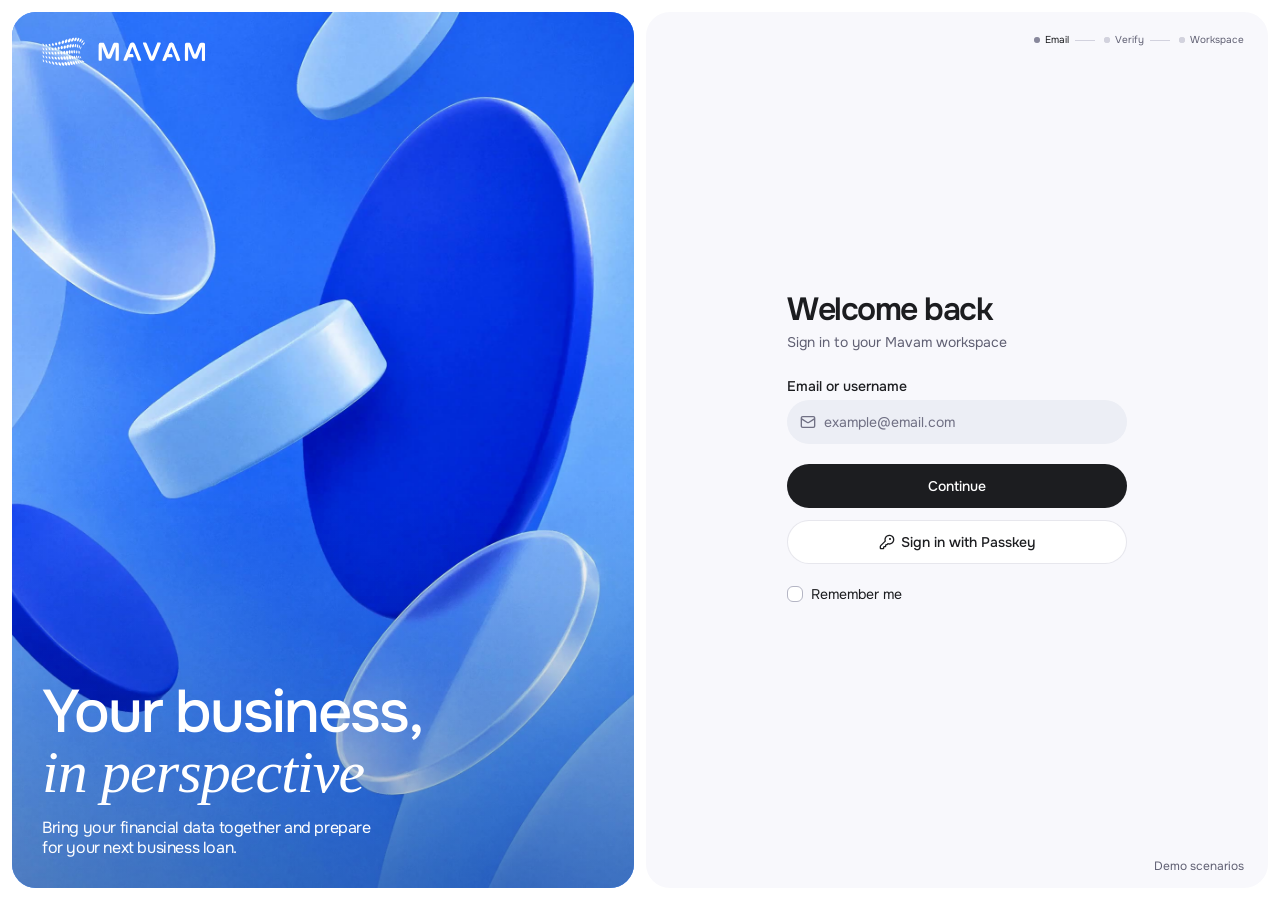
<file: Login scenario/index.html>
<!doctype html>
<html lang="en">
<head>
<meta charset="utf-8"><meta name="viewport" content="width=device-width, initial-scale=1">
<meta name="theme-color" content="#ffffff"><title>Welcome back · Mavam</title>
<link rel="stylesheet" href="styles.css"><script defer src="app.js"></script>
</head>
<body>
<main class="shell">
  <aside class="art" aria-label="About Mavam">
    <video id="film" muted autoplay loop playsinline preload="auto" poster="assets/login-poster.jpg" src="assets/login.mp4" aria-hidden="true"></video>
    <img class="brand" alt="MAVAM" src="assets/mavam.svg" width="163" height="29">
    <div class="artcopy"><h2>Your business,<br><em>in perspective</em></h2><p>Bring your financial data together and prepare<br> for your next business loan.</p></div>
  </aside>
  <section class="work" aria-label="Workspace access">
    <ol id="steps" aria-label="Sign-in progress"><li>Email</li><li>Verify</li><li>Workspace</li></ol>
    <div class="center"><div id="view" class="form"></div></div>
    <button class="scenarios-link" id="scenarios">Demo scenarios</button>
  </section>
</main>
<dialog id="dialog" aria-labelledby="dialogTitle"><div id="dialogBody"></div></dialog>
<div hidden id="assetLib">
<img data-icon="email" src="assets/email.svg" alt=""><img data-icon="passkey" src="assets/passkey.svg" alt=""><img data-icon="plus" src="assets/plus.svg" alt=""><img data-icon="open" src="assets/open.svg" alt=""><img data-icon="notice" src="assets/notice.svg" alt=""><img data-icon="back" src="assets/back.svg" alt=""><img data-icon="resend" src="assets/resend.svg" alt=""><img data-icon="spinner" src="assets/spinner.svg" alt="">
</div>
</body></html>
</file>
<file: Login scenario/styles.css>
@font-face{font-family:Onest;src:url(assets/onest-regular.ttf);font-weight:400;font-display:swap}
@font-face{font-family:Onest;src:url(assets/onest-medium.ttf);font-weight:500;font-display:swap}
@font-face{font-family:Onest;src:url(assets/onest-semibold.ttf);font-weight:600 800;font-display:swap}
:root{font-family:Onest,Arial,sans-serif;color:#1c1d20;--ink:#1c1d20;--muted:#606073;--panel:#f8f8fc;--field:#eceef5;--error:#da3d60;--focus:#2b6bed}
*{box-sizing:border-box}body{margin:0}button,input,select{font:inherit}button{cursor:pointer;color:inherit}button:disabled{cursor:default;opacity:.48}button:focus-visible,input:focus-visible,select:focus-visible{outline:2px solid var(--focus);outline-offset:3px}
.shell{display:grid;grid-template-columns:1fr 1fr;gap:12px;padding:12px;min-height:100svh}
.art,.work{position:relative;border-radius:24px;overflow:hidden;min-width:0}
.art{isolation:isolate;background:#3b82f6;color:white;min-height:540px}.art video{position:absolute;inset:0;width:100%;height:100%;object-fit:cover;z-index:-2}.art::after{content:'';position:absolute;inset:54% 0 0;z-index:-1;background:linear-gradient(transparent,rgba(2,27,78,.34))}
.brand{position:absolute;top:25px;left:30px}.artcopy{position:absolute;bottom:30px;left:30px;right:20px}.artcopy h2{font-size:clamp(42px,4.69vw,78px);font-weight:500;line-height:1;letter-spacing:-.035em;margin:0}.artcopy em{font:italic 1em/1 Georgia,serif;letter-spacing:-.015em}.artcopy p{font-size:16px;line-height:20px;letter-spacing:-.025em;margin:16px 0 0}
.work{background:var(--panel);display:flex;flex-direction:column}.center{flex:1;display:grid;grid-template-columns:minmax(0,1fr);place-items:center;padding:66px 20px}.form{width:min(100%,340px)}
#steps{position:absolute;top:20px;right:24px;display:flex;align-items:center;gap:6px;list-style:none;margin:0;padding:0;font-size:10px;line-height:16px;color:var(--muted)}#steps li{display:flex;align-items:center;gap:2px}#steps li:before{content:'';width:12px;height:12px;background:url(assets/step-idle.svg) no-repeat center}#steps li[aria-current]:before{background-image:url(assets/step-active.svg)}#steps li[aria-current]{color:var(--ink)}#steps li:not(:last-child):after{content:'';width:20px;height:1px;background:#d2d2de;margin-left:4px}
h1,h2,p{margin:0}h1{font-size:32px;line-height:36px;font-weight:600;letter-spacing:-1.5px;overflow-wrap:anywhere}h1:focus{outline:0}.intro{margin:4px 0 24px;color:var(--muted);font-size:14px;line-height:20px;overflow-wrap:anywhere}.intro strong{font-weight:500;color:var(--ink)}label,.label{display:block;font-size:14px;line-height:20px;font-weight:500;margin:0 0 4px}.field{display:flex;align-items:center;gap:8px;min-height:44px;padding:0 12px;background:var(--field);border:1px solid transparent;border-radius:24px}.field:focus-within{background:white;border-color:var(--focus);box-shadow:0 0 0 2px #2b6bed1c}.field:has([aria-invalid=true]){border-color:var(--error);background:white}.field input{border:0;outline:none;background:transparent;color:var(--ink);min-width:0;width:100%;font-size:14px;line-height:20px;padding:11px 0}.field input::placeholder{color:#707084}.icon{width:16px;height:16px;object-fit:contain;flex:none}.primary,.secondary,.business{display:flex;align-items:center;justify-content:center;gap:6px;width:100%;min-height:44px;padding:7px 12px;border-radius:24px;font-size:14px;font-weight:500;line-height:20px;border:1px solid transparent}.primary{background:var(--ink);color:white}.primary:disabled{background:#e0e0e9;color:#707084;opacity:.5}.primary:hover:enabled{background:#35353d}.secondary,.business{background:white;border-color:#d2d2de88}.secondary:hover:enabled{background:#f0f1f6}.stack{display:grid;gap:12px;margin-top:20px}.stack.compact{margin-top:20px}.check{display:flex;align-items:center;gap:8px;font-weight:400;margin-top:20px}.check input{
  appearance:none;display:grid;place-content:center;width:16px;height:16px;margin:0;
  border:1.5px solid #b4b5c4;border-radius:6px;background:white;cursor:pointer
}
.check input:checked{background:var(--ink);border-color:var(--ink)}
.check input:checked::after{content:'';width:7px;height:4px;border:solid white;border-width:0 0 2px 2px;transform:translateY(-1px) rotate(-45deg)}
@media(forced-colors:active){.check input{appearance:auto}.check input:checked::after{display:none}}
.quiet,.scenarios-link{border:none;background:none;font-size:12px;color:var(--muted);padding:5px 0}.quiet:hover,.scenarios-link:hover{text-decoration:underline}.scenarios-link{align-self:flex-end;margin:-34px 24px 9px;line-height:15px}.return{width:100%;min-height:44px;text-align:left;font-size:14px;font-weight:500;margin-top:4px}.hint,.msg,.preview-hint{font-size:12px;line-height:17px;margin-top:5px;color:var(--muted);overflow-wrap:anywhere}.msg:empty{display:none}.msg.error,.error{color:var(--error)}.intro.error{max-width:295px}.intro.error strong{color:inherit;font-weight:inherit}
.msg.error{font-size:14px;line-height:20px}
#createMsg:not(:empty){display:flex;align-items:flex-start;gap:12px;padding:8px 12px;margin-top:16px;border-radius:8px;background:rgba(203,46,80,.15);font-size:12px;line-height:16px}
#createMsg:not(:empty)::before{content:'';flex:0 0 16px;height:16px;margin-top:2px;background:url(assets/creation-error.svg) center/contain no-repeat}
#create:has(#createMsg:not(:empty)) #warning{display:none}
.field-help,.address-help button{font:400 12px/16px Onest,Arial,sans-serif}
.field-help{margin:0;min-height:16px;color:#707084}
.field-help.error{color:var(--error)}.field-help.ok{color:#1a694e}
#nameHint,.address-help{margin-top:4px}
.address-help{display:flex;align-items:baseline;justify-content:space-between;gap:6px}
.address-help button{flex:none;border:0;background:transparent;color:#285ab6;text-decoration:underline;padding:0}
@media(max-width:335px){.address-help{min-height:32px}}

.msg.ok{color:#1a694e}.fieldrow{margin-top:16px}.note{display:flex;align-items:flex-start;gap:8px;font-size:12px;line-height:17px;color:var(--muted);margin-top:14px}.prefix{font-size:13px;color:var(--muted)}.business{
  min-height:72px;padding:12px 16px 12px 24px;gap:12px;justify-content:flex-start;text-align:left;
  background:white;border:0;border-radius:14px;box-shadow:0 10px 15px -3px rgba(28,29,32,.1),0 4px 6px -4px rgba(28,29,32,.1)
}
@media (hover: hover) {
  .business:enabled:hover {
    position: relative;
    isolation: isolate;
  }
  .business:enabled:hover::before {
    content: '';
    position: absolute;
    inset: 4px;
    z-index: -1;
    border-radius: 12px;
    background: #eff6ff;
    pointer-events: none;
  }
}
.business strong,.details strong{display:block;font-size:14px;font-weight:500;overflow-wrap:anywhere}.business span.grow{flex:1;min-width:0}.business small,.details small{font-weight:400;line-height:16px;display:block;color:#707084;font-size:12px;overflow-wrap:anywhere}.avatar{width:32px;height:32px;flex:none;border-radius:50%;background:#d9e9ff url(assets/avatar.svg) center/cover;color:#2b6bed;font-size:10px;display:grid;place-items:center}.business+.business{margin-top:12px}.details{padding:12px 0;border-block:1px solid #d2d2de80;display:grid;gap:4px}.otp{position:relative}.digits{display:grid;grid-template-columns:repeat(6,1fr);gap:4px}.digits span{height:44px;display:grid;place-items:center;border-radius:14px;background:var(--field);font-size:16px}.digits span:empty{background:var(--field) url(assets/dot.svg) center/8px 8px no-repeat}.otp input{position:absolute;inset:0;opacity:0;cursor:text;width:100%;height:100%;font-size:16px}.otp:focus-within .current{outline:2px solid var(--focus);background-color:white}.preview-hint{margin-top:12px}.preview-hint b{font-variant-numeric:tabular-nums;letter-spacing:1px}.busy{animation:spin 1.1s linear infinite}@keyframes spin{to{transform:rotate(360deg)}}[hidden]{display:none!important}
dialog{border:1px solid #dddde5;color:var(--ink);border-radius:16px;width:min(400px,calc(100% - 30px));padding:24px;max-height:85svh;overflow:auto}dialog::backdrop{background:#15192766}dialog h2{font-size:23px;line-height:28px;letter-spacing:-1px}dialog p{color:var(--muted);font-size:14px;line-height:20px;margin:8px 0 16px}select{width:100%;margin-top:4px;border:1px solid #c8c9d5;border-radius:8px;background:white;padding:10px 6px}.dialog-actions{display:grid;gap:8px;margin-top:18px}
@media(max-width:760px){.shell{grid-template-columns:1fr;grid-template-rows:auto 1fr;padding:8px;gap:8px}.art{height:clamp(130px,21svh,185px);min-height:0}.art,.work{border-radius:18px}.artcopy{display:none}.brand{left:18px;top:18px;width:118px;height:auto}.work{min-height:460px}.center{padding:62px 16px 52px}#steps{right:18px;top:16px}.scenarios-link{margin-right:18px}.field input,.otp input,select{font-size:16px}.art video{object-position:50% 45%}}
@media(prefers-reduced-motion:reduce){.busy{animation:none}}
</file>
